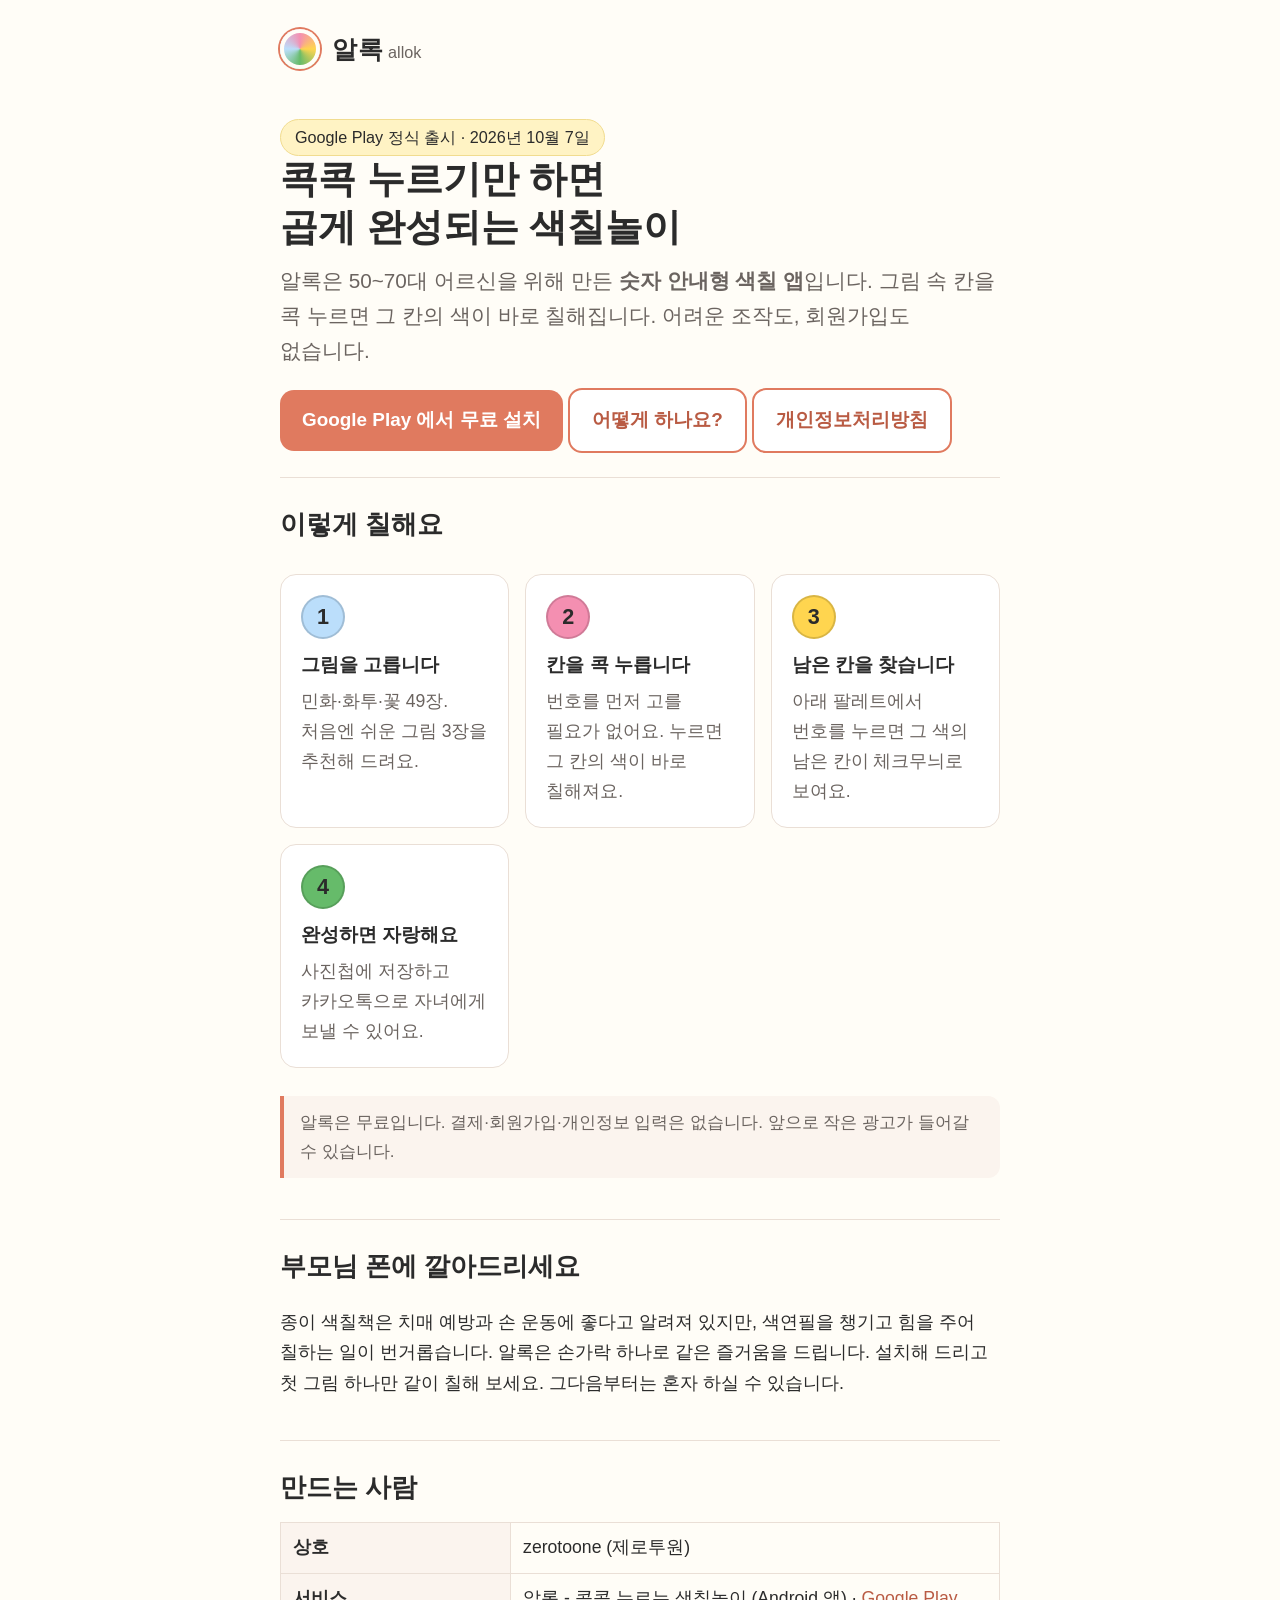
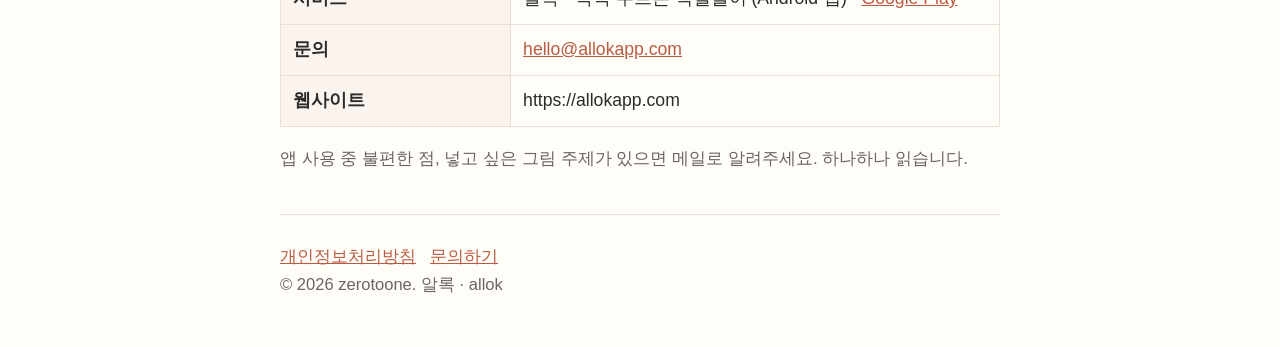
<file: index.html>
<!doctype html>
<html lang="ko">
<head>
<meta charset="utf-8">
<meta name="viewport" content="width=device-width,initial-scale=1">
<title>알록 - 콕콕 누르는 색칠놀이</title>
<meta name="description" content="알록은 부모님을 위한 숫자 안내형 색칠 앱입니다. 그림 속 칸을 콕콕 누르기만 하면 민화·화투·꽃 그림이 곱게 완성됩니다. Google Play 무료.">
<meta property="og:title" content="알록 - 콕콕 누르는 색칠놀이">
<meta property="og:description" content="부모님 폰에 깔아드리는 색칠 앱. 그림을 콕 누르면 바로 칠해집니다. 민화·화투·꽃 49장, 무료.">
<meta property="og:url" content="https://allokapp.com/">
<meta property="og:type" content="website">
<meta property="og:site_name" content="알록">
<meta property="og:locale" content="ko_KR">
<meta property="og:image" content="https://allokapp.com/assets/og-image.png">
<meta property="og:image:width" content="1200">
<meta property="og:image:height" content="630">
<meta property="og:image:type" content="image/png">
<meta property="og:image:secure_url" content="https://allokapp.com/assets/og-image.png">
<meta property="og:image:alt" content="알록 - 콕콕 누르는 색칠놀이. 한지 바탕에 색점 로고와 봉황·모란 도안">
<meta name="twitter:card" content="summary_large_image">
<meta name="twitter:title" content="알록 - 콕콕 누르는 색칠놀이">
<meta name="twitter:description" content="부모님 폰에 깔아드리는 색칠 앱. 그림을 콕 누르면 바로 칠해집니다.">
<meta name="twitter:image" content="https://allokapp.com/assets/og-image.png">
<link rel="stylesheet" href="/assets/style.css">
<link rel="icon" href="data:image/svg+xml,<svg xmlns='http://www.w3.org/2000/svg' viewBox='0 0 100 100'><circle cx='50' cy='50' r='46' fill='%23E07A5F'/><circle cx='50' cy='50' r='26' fill='%23FFD54F'/></svg>">
</head>
<body>
<div class="wrap">
<header>
  <a class="logo" href="/"><span class="dot"></span><span><b>알록</b> <small>allok</small></span></a>
</header>

<div class="hero">
  <span class="badge">Google Play 정식 출시 · 2026년 10월 7일</span>
  <h1>콕콕 누르기만 하면<br>곱게 완성되는 색칠놀이</h1>
  <p>알록은 50~70대 어르신을 위해 만든 <b>숫자 안내형 색칠 앱</b>입니다. 그림 속 칸을 콕 누르면 그 칸의 색이 바로 칠해집니다. 어려운 조작도, 회원가입도 없습니다.</p>
  <a class="btn" href="https://play.google.com/store/apps/details?id=kr.zerotoone.coloring">Google Play 에서 무료 설치</a>
  <a class="btn ghost" href="#how">어떻게 하나요?</a>
  <a class="btn ghost" href="/privacy/">개인정보처리방침</a>
</div>

<section id="how">
  <h2>이렇게 칠해요</h2>
  <div class="cards">
    <div class="card"><span class="num" style="background:#BBDEFB">1</span><h3>그림을 고릅니다</h3><p>민화·화투·꽃 49장. 처음엔 쉬운 그림 3장을 추천해 드려요.</p></div>
    <div class="card"><span class="num" style="background:#F48FB1">2</span><h3>칸을 콕 누릅니다</h3><p>번호를 먼저 고를 필요가 없어요. 누르면 그 칸의 색이 바로 칠해져요.</p></div>
    <div class="card"><span class="num" style="background:#FFD54F">3</span><h3>남은 칸을 찾습니다</h3><p>아래 팔레트에서 번호를 누르면 그 색의 남은 칸이 체크무늬로 보여요.</p></div>
    <div class="card"><span class="num" style="background:#66BB6A">4</span><h3>완성하면 자랑해요</h3><p>사진첩에 저장하고 카카오톡으로 자녀에게 보낼 수 있어요.</p></div>
  </div>
  <p class="note">알록은 무료입니다. 결제·회원가입·개인정보 입력은 없습니다. 앞으로 작은 광고가 들어갈 수 있습니다.</p>
</section>

<section id="family">
  <h2>부모님 폰에 깔아드리세요</h2>
  <p>종이 색칠책은 치매 예방과 손 운동에 좋다고 알려져 있지만, 색연필을 챙기고 힘을 주어 칠하는 일이 번거롭습니다. 알록은 손가락 하나로 같은 즐거움을 드립니다. 설치해 드리고 첫 그림 하나만 같이 칠해 보세요. 그다음부터는 혼자 하실 수 있습니다.</p>
</section>

<section id="about">
  <h2>만드는 사람</h2>
  <table>
    <tr><th>상호</th><td>zerotoone (제로투원)</td></tr>
    <tr><th>서비스</th><td>알록 - 콕콕 누르는 색칠놀이 (Android 앱) · <a href="https://play.google.com/store/apps/details?id=kr.zerotoone.coloring">Google Play</a></td></tr>
    <tr><th>문의</th><td><a href="mailto:hello@allokapp.com">hello@allokapp.com</a></td></tr>
    <tr><th>웹사이트</th><td>https://allokapp.com</td></tr>
  </table>
  <p style="color:var(--muted);font-size:.95rem">앱 사용 중 불편한 점, 넣고 싶은 그림 주제가 있으면 메일로 알려주세요. 하나하나 읽습니다.</p>
</section>

<footer>
  <div class="links"><a href="/privacy/">개인정보처리방침</a><a href="mailto:hello@allokapp.com">문의하기</a></div>
  <div>© 2026 zerotoone. 알록 · allok</div>
</footer>
</div>
</body>
</html>
</file>
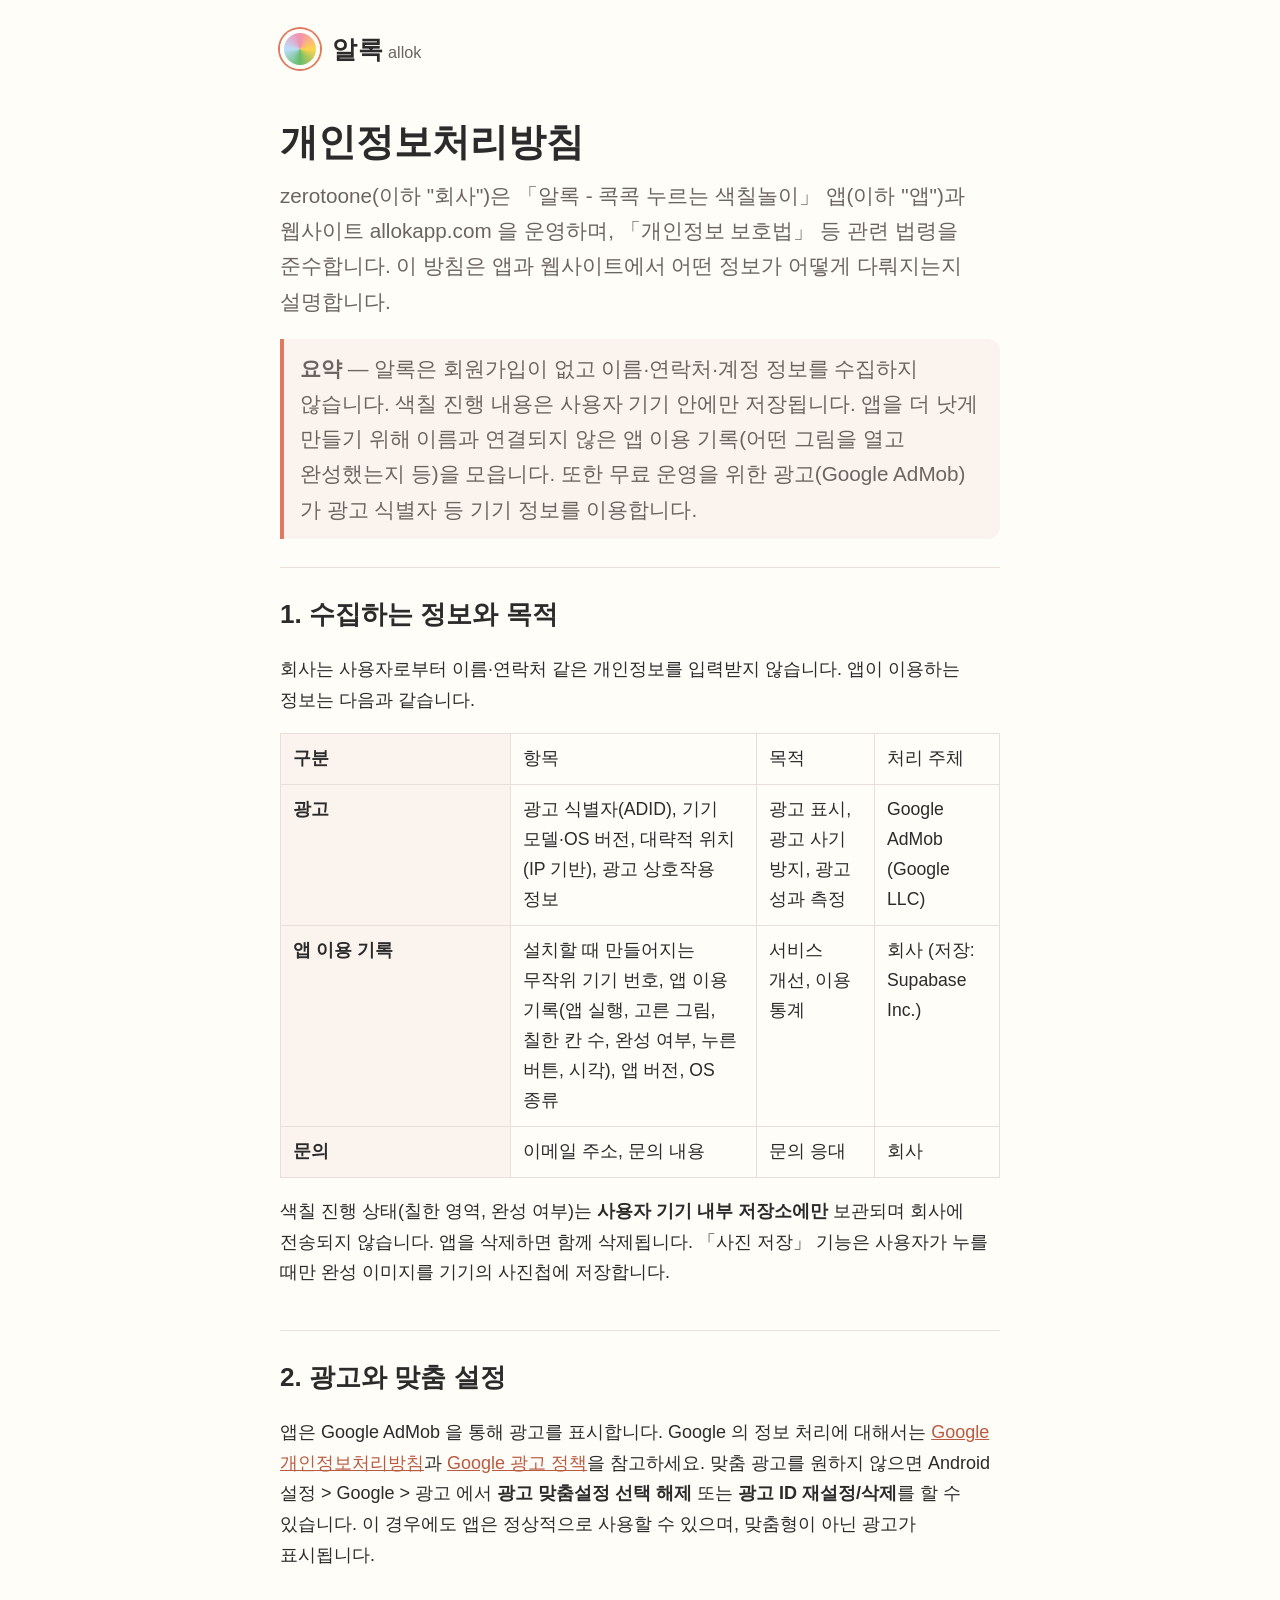
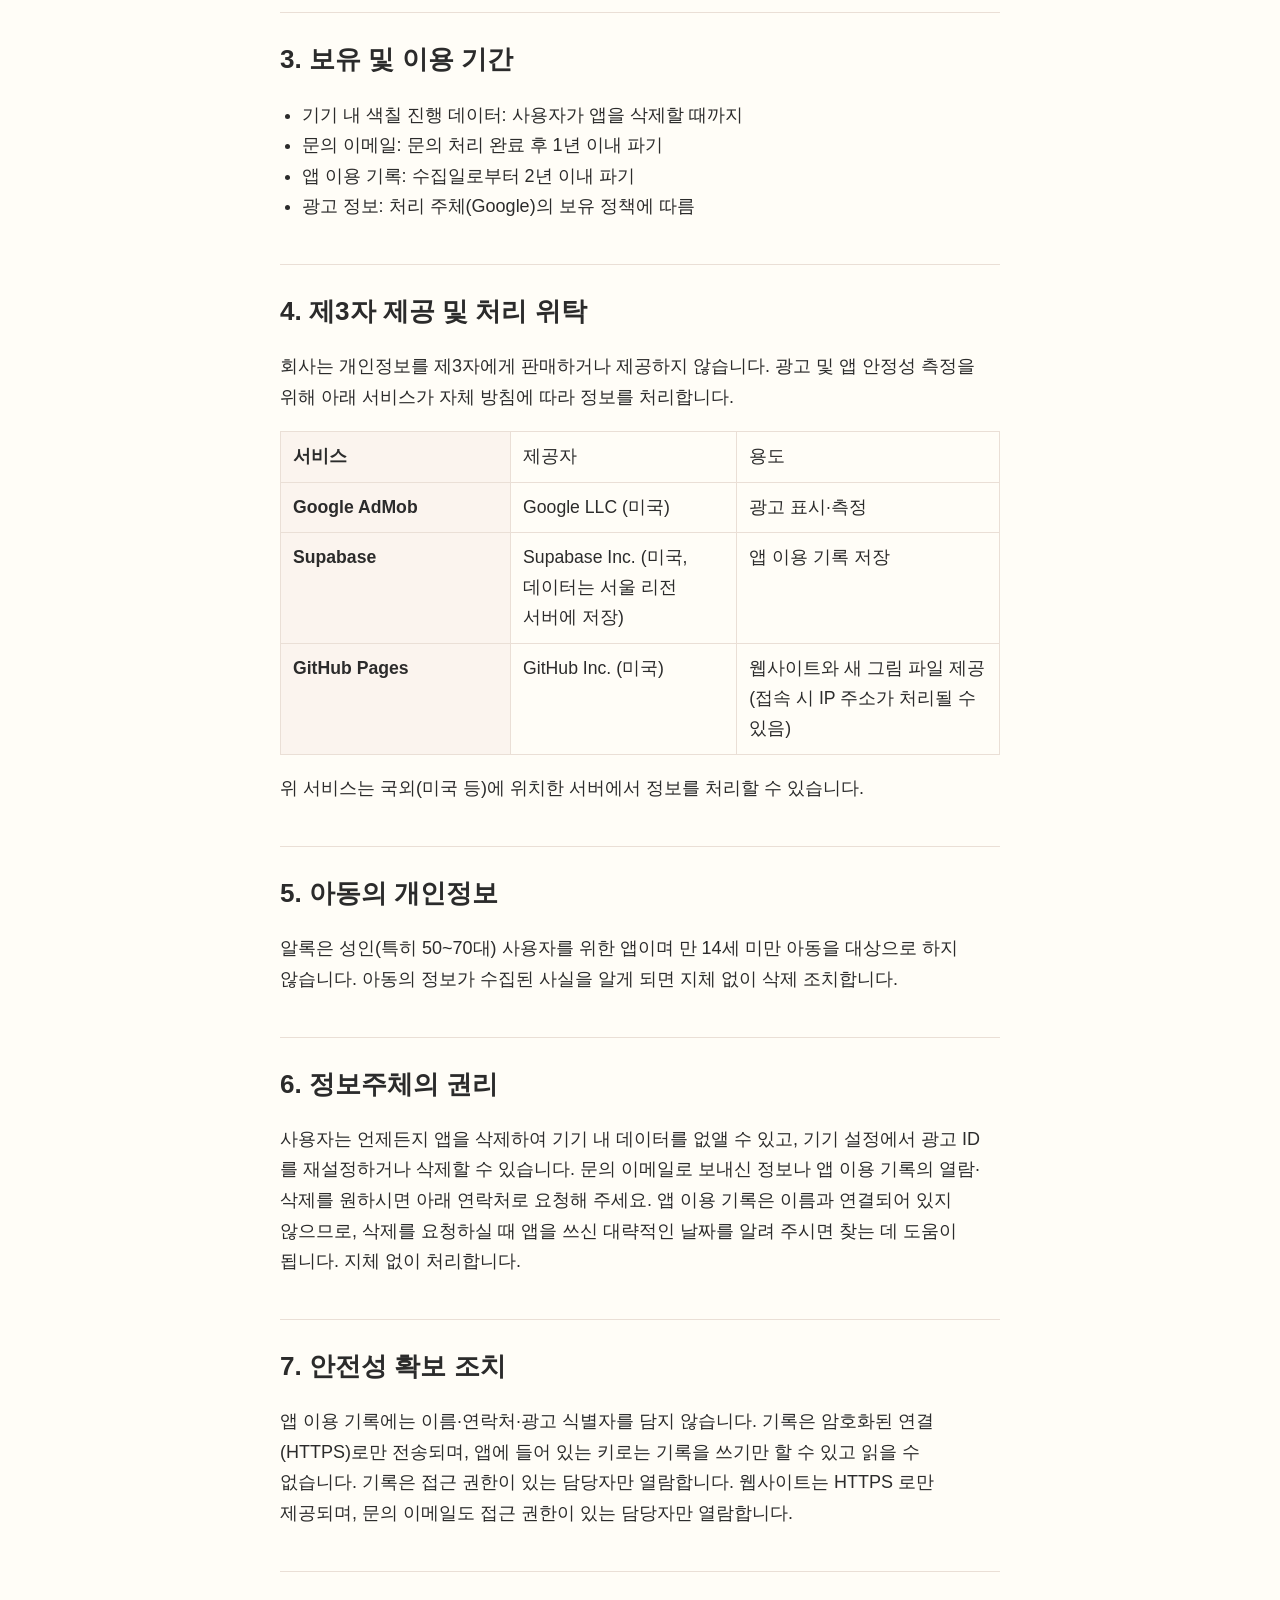
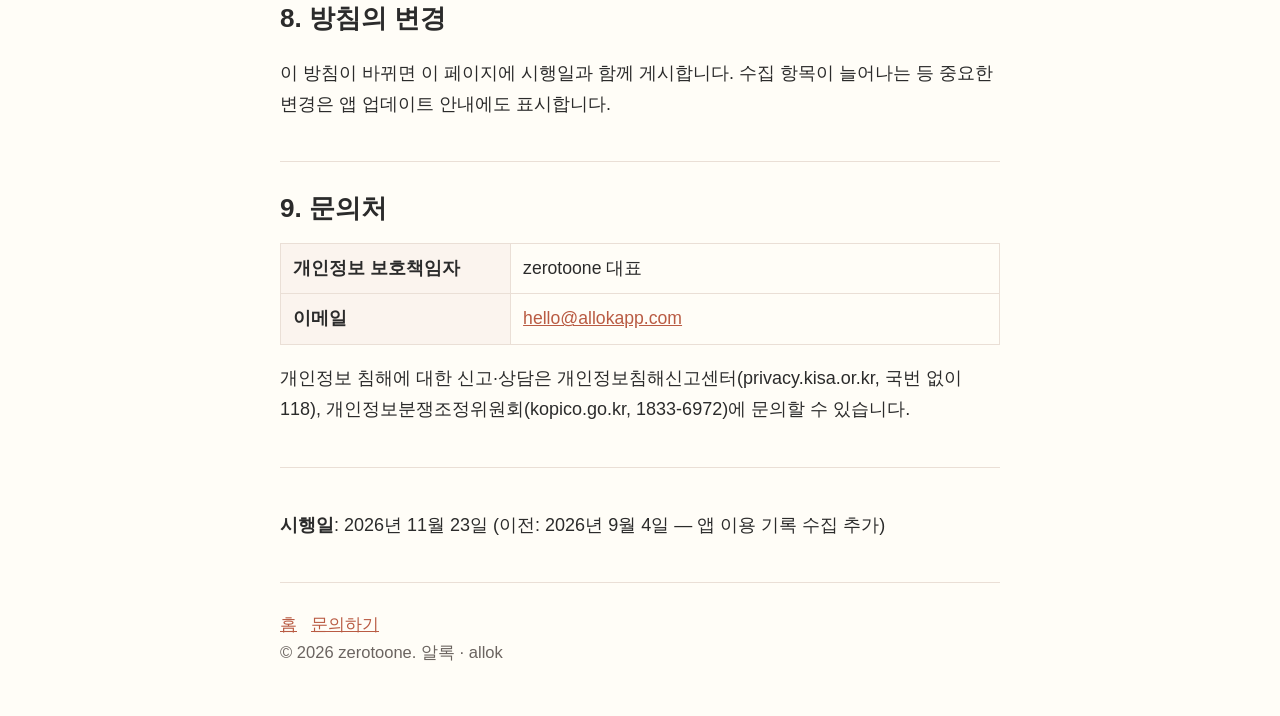
<file: privacy/index.html>
<!doctype html>
<html lang="ko">
<head>
<meta charset="utf-8">
<meta name="viewport" content="width=device-width,initial-scale=1">
<title>개인정보처리방침 - 알록</title>
<meta name="robots" content="index,follow">
<link rel="stylesheet" href="/assets/style.css">
</head>
<body>
<div class="wrap">
<header>
  <a class="logo" href="/"><span class="dot"></span><span><b>알록</b> <small>allok</small></span></a>
</header>

<div class="hero" style="padding-bottom:8px">
  <h1>개인정보처리방침</h1>
  <p>zerotoone(이하 "회사")은 「알록 - 콕콕 누르는 색칠놀이」 앱(이하 "앱")과 웹사이트 allokapp.com 을 운영하며, 「개인정보 보호법」 등 관련 법령을 준수합니다. 이 방침은 앱과 웹사이트에서 어떤 정보가 어떻게 다뤄지는지 설명합니다.</p>
  <p class="note"><b>요약</b> — 알록은 회원가입이 없고 이름·연락처·계정 정보를 수집하지 않습니다. 색칠 진행 내용은 사용자 기기 안에만 저장됩니다. 앱을 더 낫게 만들기 위해 이름과 연결되지 않은 앱 이용 기록(어떤 그림을 열고 완성했는지 등)을 모읍니다. 또한 무료 운영을 위한 광고(Google AdMob)가 광고 식별자 등 기기 정보를 이용합니다.</p>
</div>

<section>
  <h2>1. 수집하는 정보와 목적</h2>
  <p>회사는 사용자로부터 이름·연락처 같은 개인정보를 입력받지 않습니다. 앱이 이용하는 정보는 다음과 같습니다.</p>
  <table>
    <tr><th>구분</th><td>항목</td><td>목적</td><td>처리 주체</td></tr>
    <tr><th>광고</th><td>광고 식별자(ADID), 기기 모델·OS 버전, 대략적 위치(IP 기반), 광고 상호작용 정보</td><td>광고 표시, 광고 사기 방지, 광고 성과 측정</td><td>Google AdMob (Google LLC)</td></tr>
    <tr><th>앱 이용 기록</th><td>설치할 때 만들어지는 무작위 기기 번호, 앱 이용 기록(앱 실행, 고른 그림, 칠한 칸 수, 완성 여부, 누른 버튼, 시각), 앱 버전, OS 종류</td><td>서비스 개선, 이용 통계</td><td>회사 (저장: Supabase Inc.)</td></tr>
    <tr><th>문의</th><td>이메일 주소, 문의 내용</td><td>문의 응대</td><td>회사</td></tr>
  </table>
  <p>색칠 진행 상태(칠한 영역, 완성 여부)는 <b>사용자 기기 내부 저장소에만</b> 보관되며 회사에 전송되지 않습니다. 앱을 삭제하면 함께 삭제됩니다. 「사진 저장」 기능은 사용자가 누를 때만 완성 이미지를 기기의 사진첩에 저장합니다.</p>
</section>

<section>
  <h2>2. 광고와 맞춤 설정</h2>
  <p>앱은 Google AdMob 을 통해 광고를 표시합니다. Google 의 정보 처리에 대해서는 <a href="https://policies.google.com/privacy" target="_blank" rel="noopener">Google 개인정보처리방침</a>과 <a href="https://policies.google.com/technologies/ads" target="_blank" rel="noopener">Google 광고 정책</a>을 참고하세요. 맞춤 광고를 원하지 않으면 Android 설정 &gt; Google &gt; 광고 에서 <b>광고 맞춤설정 선택 해제</b> 또는 <b>광고 ID 재설정/삭제</b>를 할 수 있습니다. 이 경우에도 앱은 정상적으로 사용할 수 있으며, 맞춤형이 아닌 광고가 표시됩니다.</p>
</section>

<section>
  <h2>3. 보유 및 이용 기간</h2>
  <ul>
    <li>기기 내 색칠 진행 데이터: 사용자가 앱을 삭제할 때까지</li>
    <li>문의 이메일: 문의 처리 완료 후 1년 이내 파기</li>
    <li>앱 이용 기록: 수집일로부터 2년 이내 파기</li>
    <li>광고 정보: 처리 주체(Google)의 보유 정책에 따름</li>
  </ul>
</section>

<section>
  <h2>4. 제3자 제공 및 처리 위탁</h2>
  <p>회사는 개인정보를 제3자에게 판매하거나 제공하지 않습니다. 광고 및 앱 안정성 측정을 위해 아래 서비스가 자체 방침에 따라 정보를 처리합니다.</p>
  <table>
    <tr><th>서비스</th><td>제공자</td><td>용도</td></tr>
    <tr><th>Google AdMob</th><td>Google LLC (미국)</td><td>광고 표시·측정</td></tr>
    <tr><th>Supabase</th><td>Supabase Inc. (미국, 데이터는 서울 리전 서버에 저장)</td><td>앱 이용 기록 저장</td></tr>
    <tr><th>GitHub Pages</th><td>GitHub Inc. (미국)</td><td>웹사이트와 새 그림 파일 제공 (접속 시 IP 주소가 처리될 수 있음)</td></tr>
  </table>
  <p>위 서비스는 국외(미국 등)에 위치한 서버에서 정보를 처리할 수 있습니다.</p>
</section>

<section>
  <h2>5. 아동의 개인정보</h2>
  <p>알록은 성인(특히 50~70대) 사용자를 위한 앱이며 만 14세 미만 아동을 대상으로 하지 않습니다. 아동의 정보가 수집된 사실을 알게 되면 지체 없이 삭제 조치합니다.</p>
</section>

<section>
  <h2>6. 정보주체의 권리</h2>
  <p>사용자는 언제든지 앱을 삭제하여 기기 내 데이터를 없앨 수 있고, 기기 설정에서 광고 ID 를 재설정하거나 삭제할 수 있습니다. 문의 이메일로 보내신 정보나 앱 이용 기록의 열람·삭제를 원하시면 아래 연락처로 요청해 주세요. 앱 이용 기록은 이름과 연결되어 있지 않으므로, 삭제를 요청하실 때 앱을 쓰신 대략적인 날짜를 알려 주시면 찾는 데 도움이 됩니다. 지체 없이 처리합니다.</p>
</section>

<section>
  <h2>7. 안전성 확보 조치</h2>
  <p>앱 이용 기록에는 이름·연락처·광고 식별자를 담지 않습니다. 기록은 암호화된 연결(HTTPS)로만 전송되며, 앱에 들어 있는 키로는 기록을 쓰기만 할 수 있고 읽을 수 없습니다. 기록은 접근 권한이 있는 담당자만 열람합니다. 웹사이트는 HTTPS 로만 제공되며, 문의 이메일도 접근 권한이 있는 담당자만 열람합니다.</p>
</section>

<section>
  <h2>8. 방침의 변경</h2>
  <p>이 방침이 바뀌면 이 페이지에 시행일과 함께 게시합니다. 수집 항목이 늘어나는 등 중요한 변경은 앱 업데이트 안내에도 표시합니다.</p>
</section>

<section>
  <h2>9. 문의처</h2>
  <table>
    <tr><th>개인정보 보호책임자</th><td>zerotoone 대표</td></tr>
    <tr><th>이메일</th><td><a href="mailto:hello@allokapp.com">hello@allokapp.com</a></td></tr>
  </table>
  <p>개인정보 침해에 대한 신고·상담은 개인정보침해신고센터(privacy.kisa.or.kr, 국번 없이 118), 개인정보분쟁조정위원회(kopico.go.kr, 1833-6972)에 문의할 수 있습니다.</p>
</section>

<section>
  <p><b>시행일</b>: 2026년 11월 23일 (이전: 2026년 9월 4일 — 앱 이용 기록 수집 추가)</p>
</section>

<footer>
  <div class="links"><a href="/">홈</a><a href="mailto:hello@allokapp.com">문의하기</a></div>
  <div>© 2026 zerotoone. 알록 · allok</div>
</footer>
</div>
</body>
</html>
</file>
<file: assets/style.css>
:root{--brand:#E07A5F;--brand-dark:#B95B43;--ink:#2B2B2B;--muted:#6B6460;--paper:#FFFDF7;--line:#EADFD6;--sky:#BBDEFB}
*{box-sizing:border-box}html{font-size:18px}
body{margin:0;background:var(--paper);color:var(--ink);font-family:-apple-system,BlinkMacSystemFont,"Apple SD Gothic Neo","Pretendard","Noto Sans KR","Malgun Gothic",sans-serif;line-height:1.7;word-break:keep-all}
a{color:var(--brand-dark)}
.wrap{max-width:760px;margin:0 auto;padding:0 20px}
header{padding:28px 0 8px}
.logo{display:flex;align-items:center;gap:12px;text-decoration:none;color:var(--ink)}
.logo .dot{width:40px;height:40px;border-radius:50%;background:conic-gradient(#F48FB1,#FFD54F,#66BB6A,#BBDEFB,#F48FB1);box-shadow:inset 0 0 0 4px var(--paper),0 0 0 2px var(--brand)}
.logo b{font-size:1.4rem;letter-spacing:.02em}
.logo small{color:var(--muted);font-size:.9rem}
nav a{margin-left:16px;font-size:.95rem}
.hero{padding:40px 0 24px}
.hero h1{font-size:2.1rem;line-height:1.25;margin:0 0 12px}
.hero p{font-size:1.15rem;color:var(--muted);margin:0 0 20px}
.badge{display:inline-block;background:#FFF3C4;border:1px solid #F1DC8F;border-radius:999px;padding:4px 14px;font-size:.9rem}
.cards{display:grid;grid-template-columns:repeat(auto-fit,minmax(210px,1fr));gap:16px;margin:28px 0}
.card{background:#fff;border:1px solid var(--line);border-radius:16px;padding:20px}
.card h3{margin:0 0 6px;font-size:1.05rem}.card p{margin:0;color:var(--muted);font-size:.98rem}
.num{display:inline-flex;width:44px;height:44px;border-radius:50%;align-items:center;justify-content:center;font-weight:800;font-size:1.2rem;margin-bottom:10px;border:2px solid rgba(0,0,0,.15)}
section{padding:24px 0;border-top:1px solid var(--line)}
h2{font-size:1.45rem;margin:0 0 12px}
h3{font-size:1.1rem;margin:22px 0 6px}
table{border-collapse:collapse;width:100%;font-size:.98rem;margin:8px 0 12px}
th,td{border:1px solid var(--line);padding:10px 12px;text-align:left;vertical-align:top}
th{background:#FBF4EE;width:32%}
ul{padding-left:1.2em}
.btn{display:inline-block;background:var(--brand);color:#fff;text-decoration:none;padding:14px 22px;border-radius:14px;font-weight:700;font-size:1.05rem}
.btn.ghost{background:#fff;color:var(--brand-dark);border:2px solid var(--brand)}
footer{border-top:1px solid var(--line);padding:28px 0 48px;color:var(--muted);font-size:.92rem}
footer .links a{margin-right:14px}
.note{background:#FBF4EE;border-left:4px solid var(--brand);padding:12px 16px;border-radius:0 12px 12px 0;color:var(--muted);font-size:.95rem}
@media (max-width:520px){html{font-size:17px}.hero h1{font-size:1.75rem}}
</file>
